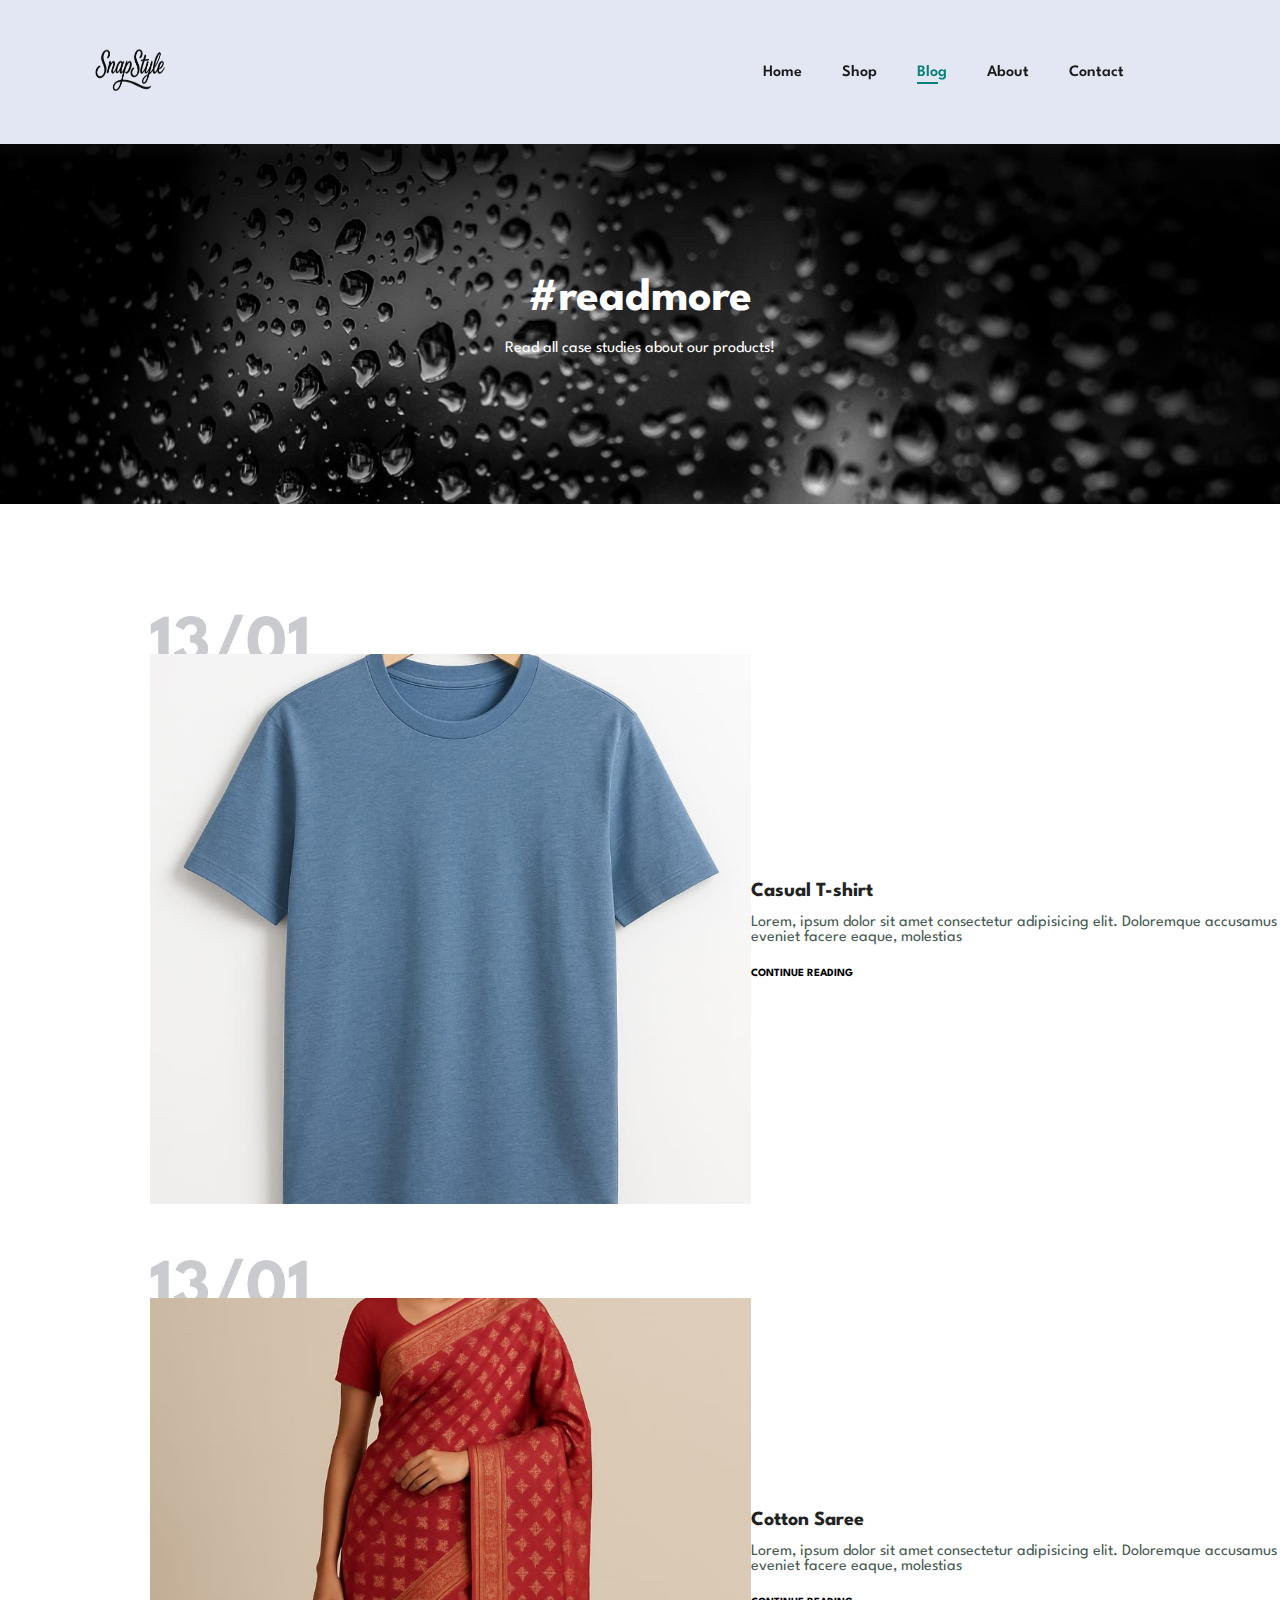
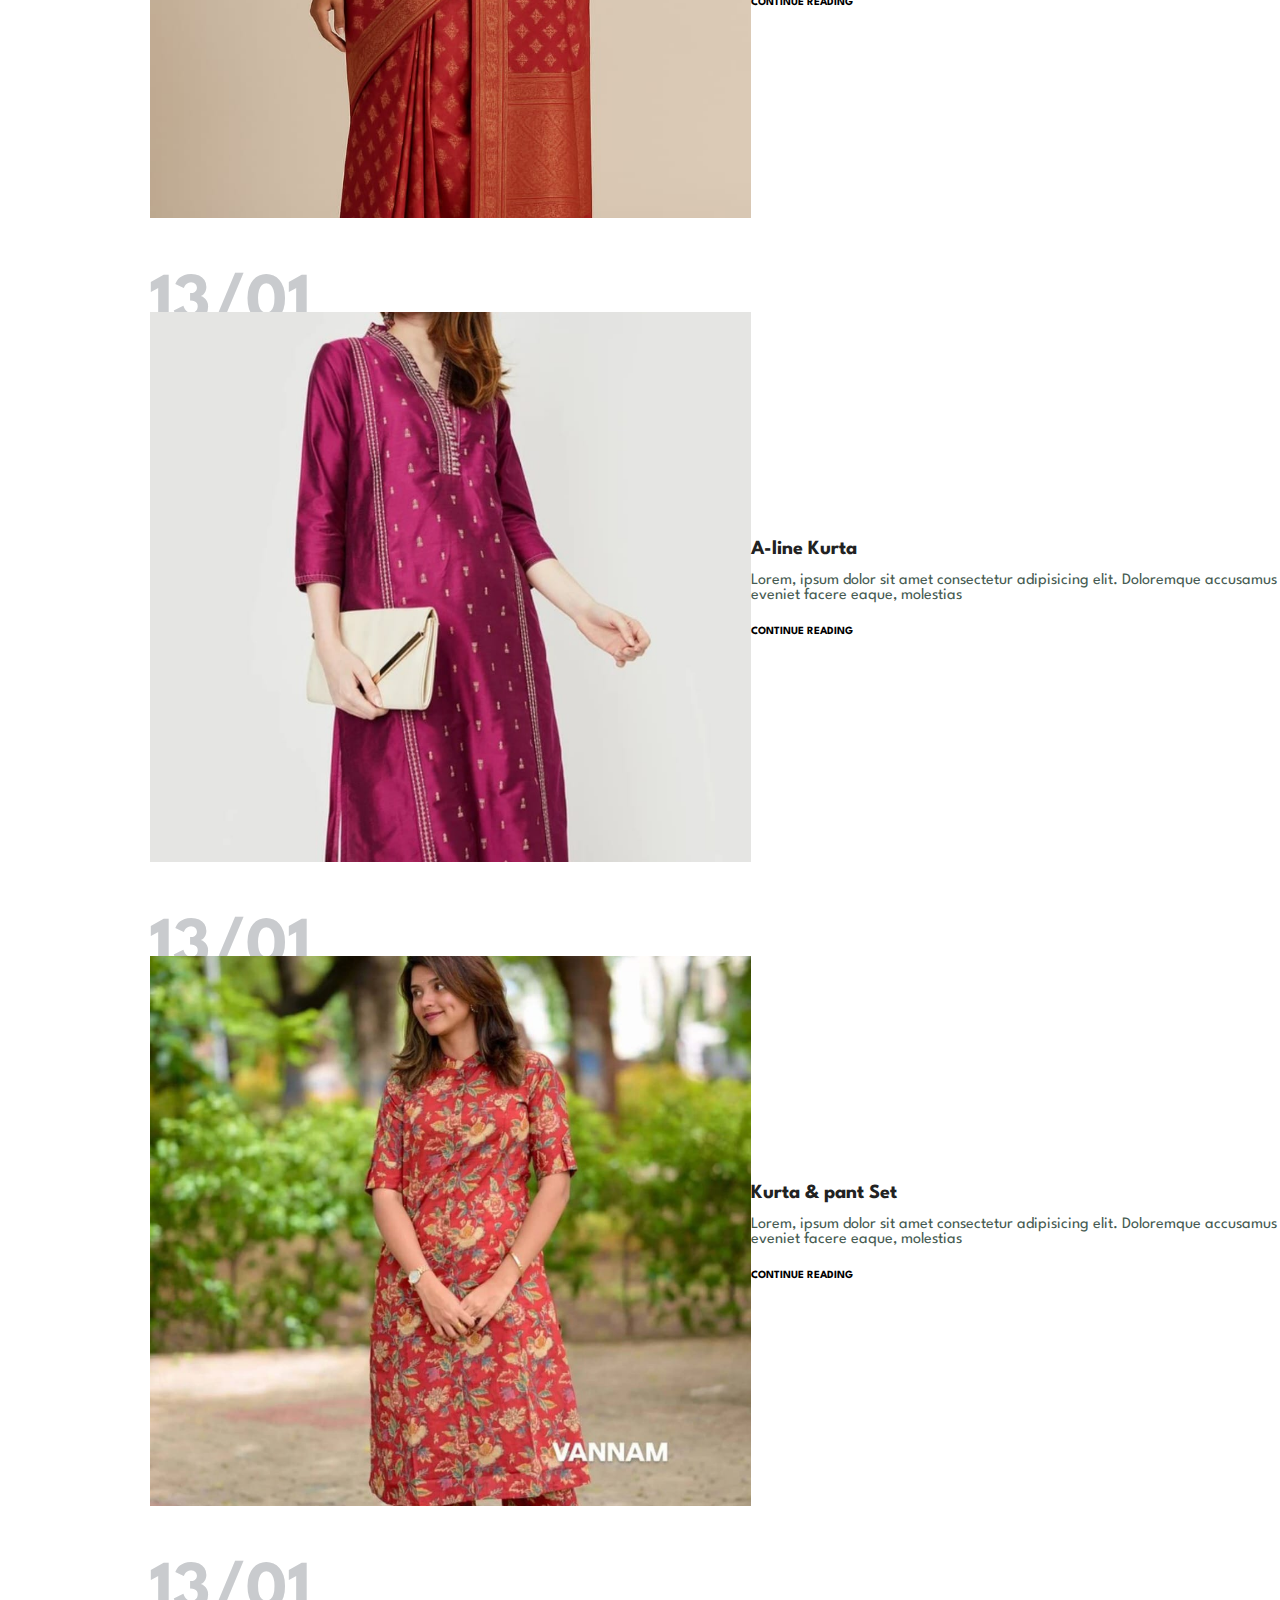
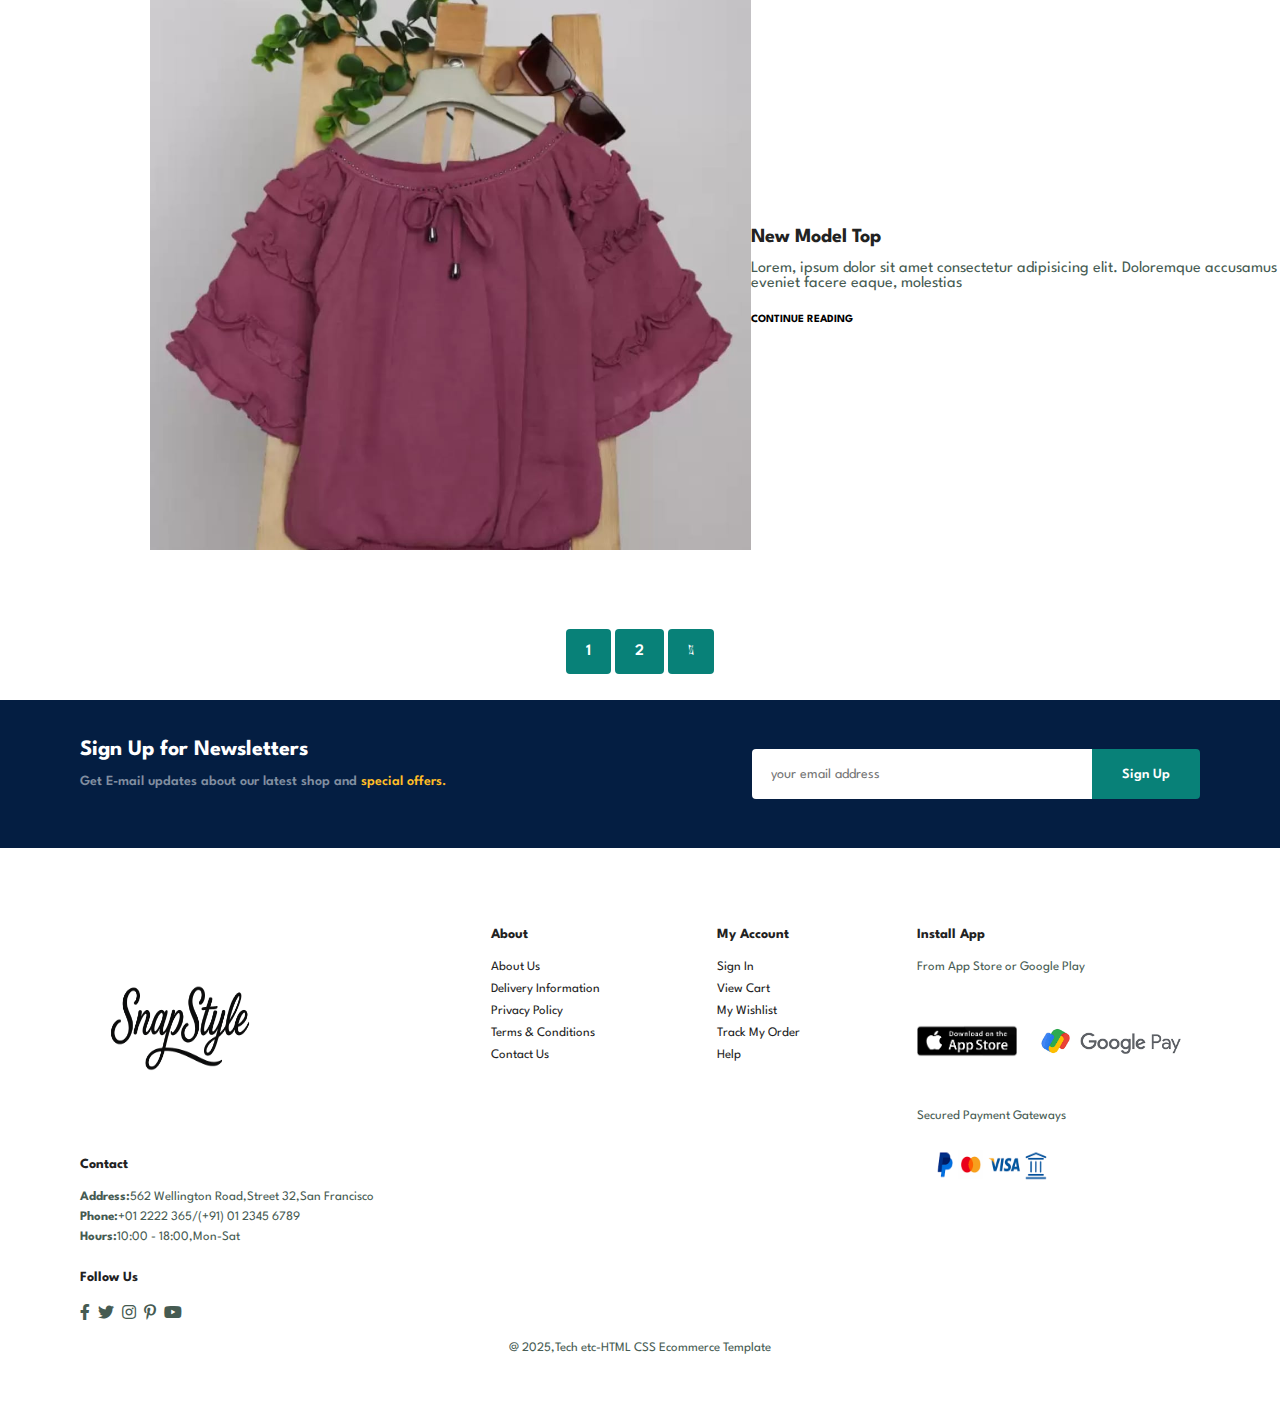
<file: blog.html>
<!DOCTYPE html>
<html lang="en">

<head>
    <meta charset="UTF-8">
    <meta name="viewport" content="width=device-width, initial-scale=1.0">
    <title>Document</title>
    <link rel="stylesheet" href="https://pro.fontawesome.com/releases/v5.10.0/css/all.css">
    <link rel="stylesheet" href="style.css">
</head>

<body>
    <section id="header">
        <a href="#"><img style="width:100px; height:100px" src="./name.png" class="logo" alt=""></a>
        <div>
            <ul id="navbar">
                <li><a href="index.html">Home</a></li>
                <li><a href="shop.html">Shop</a></li>
                <li><a class="active" href="blog.html">Blog</a></li>
                <li><a href="about.html">About</a></li>
                <li><a href="contact.html">Contact</a></li>
                <li id="lg-bag"><a href="cart.html"><i class="far fa-shopping-bag"></i> </a></li>
                <a href="#" id="close"><i class="far fa-times"></i></a>
            </ul>
        </div>

        <div id="mobile">
            <i id="bar" class="fas fa-outdent"></i>
            <a href="cart.html"><i class="far fa-shopping-mart"></i></a>
            <i id="bar" class="fas fa-outdent"></i>
        </div>
    </section>
    <section id="page-header" class="blog-header">
        <h2>#readmore</h2>

        <p>Read all case studies about our products!</p>
    </section>

    <section id="blog">
        <div class="blog-box">
            <div class="blog-img">
                <img src="./blog1.jpeg" style="height:550px;" alt="">
            </div>
            <div class="blog-details">
                <h4>Casual T-shirt</h4>
                <p>Lorem, ipsum dolor sit amet consectetur adipisicing elit. Doloremque accusamus
                    necessitatibus est recusandae tempore in labore eveniet facere eaque, molestias
                </p>
                <a href="#">CONTINUE READING</a>
            </div>
            <h1>13/01</h1>
        </div>
        <div class="blog-box">
            <div class="blog-img">
                <img src="./blog2.jpeg" style="height:520px" alt="">
            </div>
            <div class="blog-details">
                <h4>Cotton Saree</h4>
                <p>Lorem, ipsum dolor sit amet consectetur adipisicing elit. Doloremque accusamus
                    necessitatibus est recusandae tempore in labore eveniet facere eaque, molestias
                </p>
                <a href="#">CONTINUE READING</a>
            </div>
            <h1>13/01</h1>
        </div>
        <div class="blog-box">
            <div class="blog-img">
                <img src="./blog3.jpeg" style="height:550px;" alt="">
            </div>
            <div class="blog-details">
                <h4>A-line Kurta</h4>
                <p>Lorem, ipsum dolor sit amet consectetur adipisicing elit. Doloremque accusamus
                    necessitatibus est recusandae tempore in labore eveniet facere eaque, molestias
                </p>
                <a href="#">CONTINUE READING</a>
            </div>
            <h1>13/01</h1>
        </div>
        <div class="blog-box">
            <div class="blog-img">
                <img src="./blog4.jpeg" style="height:550px;" alt="">
            </div>
            <div class="blog-details">
                <h4>Kurta & pant Set </h4>
                <p>Lorem, ipsum dolor sit amet consectetur adipisicing elit. Doloremque accusamus
                    necessitatibus est recusandae tempore in labore eveniet facere eaque, molestias
                </p>
                <a href="#">CONTINUE READING</a>
            </div>
            <h1>13/01</h1>
        </div>
        <div class="blog-box">
            <div class="blog-img">
                <img src="./blog5.jpeg" style="height:550px;" alt="">
            </div>
            <div class="blog-details">
                <h4>New Model Top</h4>
                <p>Lorem, ipsum dolor sit amet consectetur adipisicing elit. Doloremque accusamus
                    necessitatibus est recusandae tempore in labore eveniet facere eaque, molestias
                </p>
                <a href="#">CONTINUE READING</a>
            </div>
            <h1>13/01</h1>
        </div>
    </section>

    <section id="pagination" class="sction-p1">
        <a href="#">1</a>
        <a href="#">2</a>
        <a href="#"><i class="fal fa-long-arrow-alt-right"></i></a>
    </section>

    <section id="newsletter" class="section-p1 section-m1">
        <div class="newstext">
            <h4>Sign Up for Newsletters</h4>
            <p>Get E-mail updates about our latest shop and <span>special offers.</span></p>
        </div>
        <div class="form">
            <input type="text" placeholder="your email address">
            <button class="normal">Sign Up</button>
        </div>
    </section>

    <footer class="section-p1">
        <div class="col">
            <img class=logo src="./name.png" style="height:200px;width:200px;" alt="">
            <h4>Contact</h4>
            <p><strong>Address:</strong>562 Wellington Road,Street 32,San Francisco</p>
            <p><strong>Phone:</strong>+01 2222 365/(+91) 01 2345 6789</p>
            <p><strong>Hours:</strong>10:00 - 18:00,Mon-Sat</p>
            <div class="follow">
                <h4>
                    Follow Us
                </h4>
                <div class="icon">
                    <i class="fab fa-facebook-f"></i>
                    <i class="fab fa-twitter"></i>
                    <i class="fab fa-instagram"></i>
                    <i class="fab fa-pinterest-p"></i>
                    <i class="fab fa-youtube"></i>
                </div>
            </div>
        </div>

        <div class="col">
            <h4>About</h4>
            <a href="#">About Us</a>
            <a href="#">Delivery Information</a>
            <a href="#">Privacy Policy</a>
            <a href="#">Terms & Conditions</a>
            <a href="#">Contact Us</a>
        </div>

        <div class="col">
            <h4>My Account</h4>
            <a href="#">Sign In</a>
            <a href="#">View Cart</a>
            <a href="#">My Wishlist </a>
            <a href="#">Track My Order</a>
            <a href="#">Help</a>
        </div>
        <div class="col install">
            <h4>Install App</h4>
            <p>From App Store or Google Play</p>
            <div class="row">
                <img src="./appstore.png" style="height:100px;" alt="">
                <img src="./googlepay.png" style="height:100px;" alt="">
            </div>
            <p>Secured Payment Gateways</p>
            <img src="./payment.png" style="height:50px;width:150px;" alt="">
        </div>
        <div class="copyright">
            <p>@ 2025,Tech etc-HTML CSS Ecommerce Template</p>
        </div>
    </footer>
    <script src="script.js"></script>
</body>

</html>
</file>
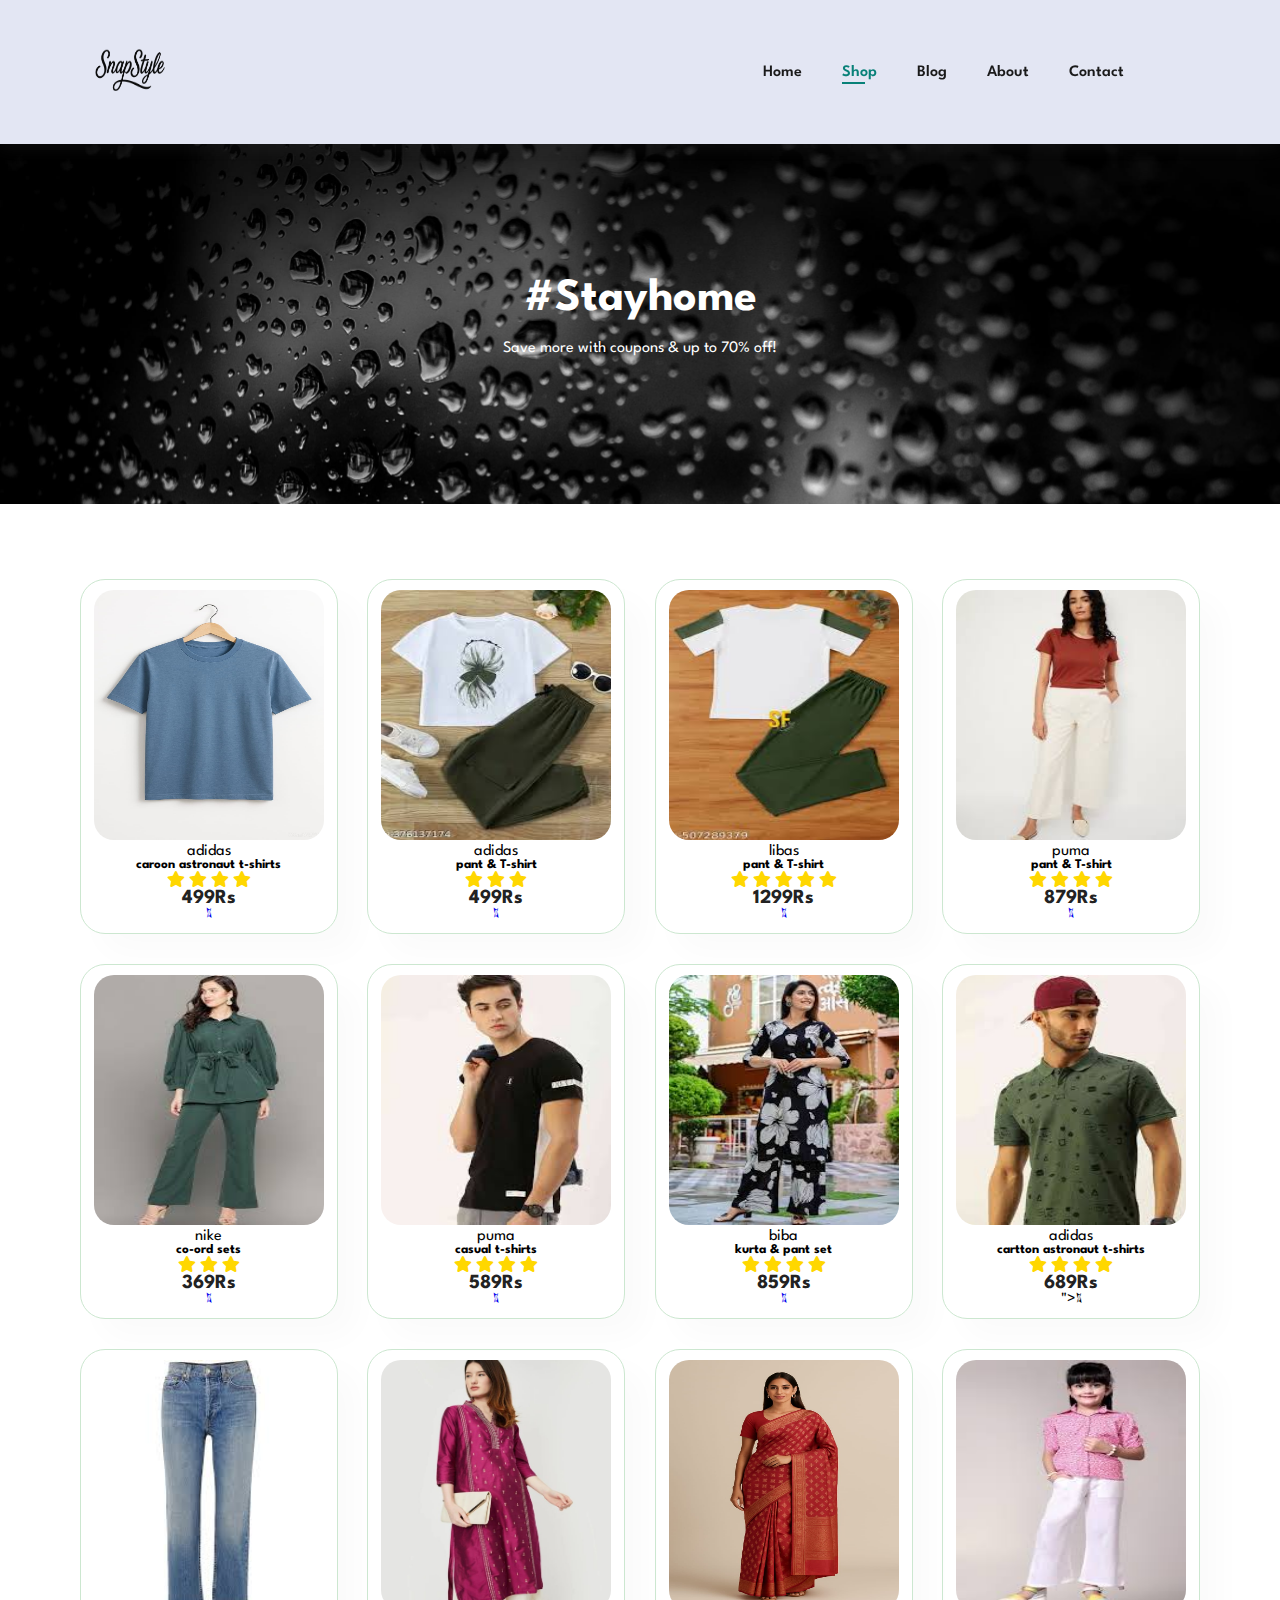
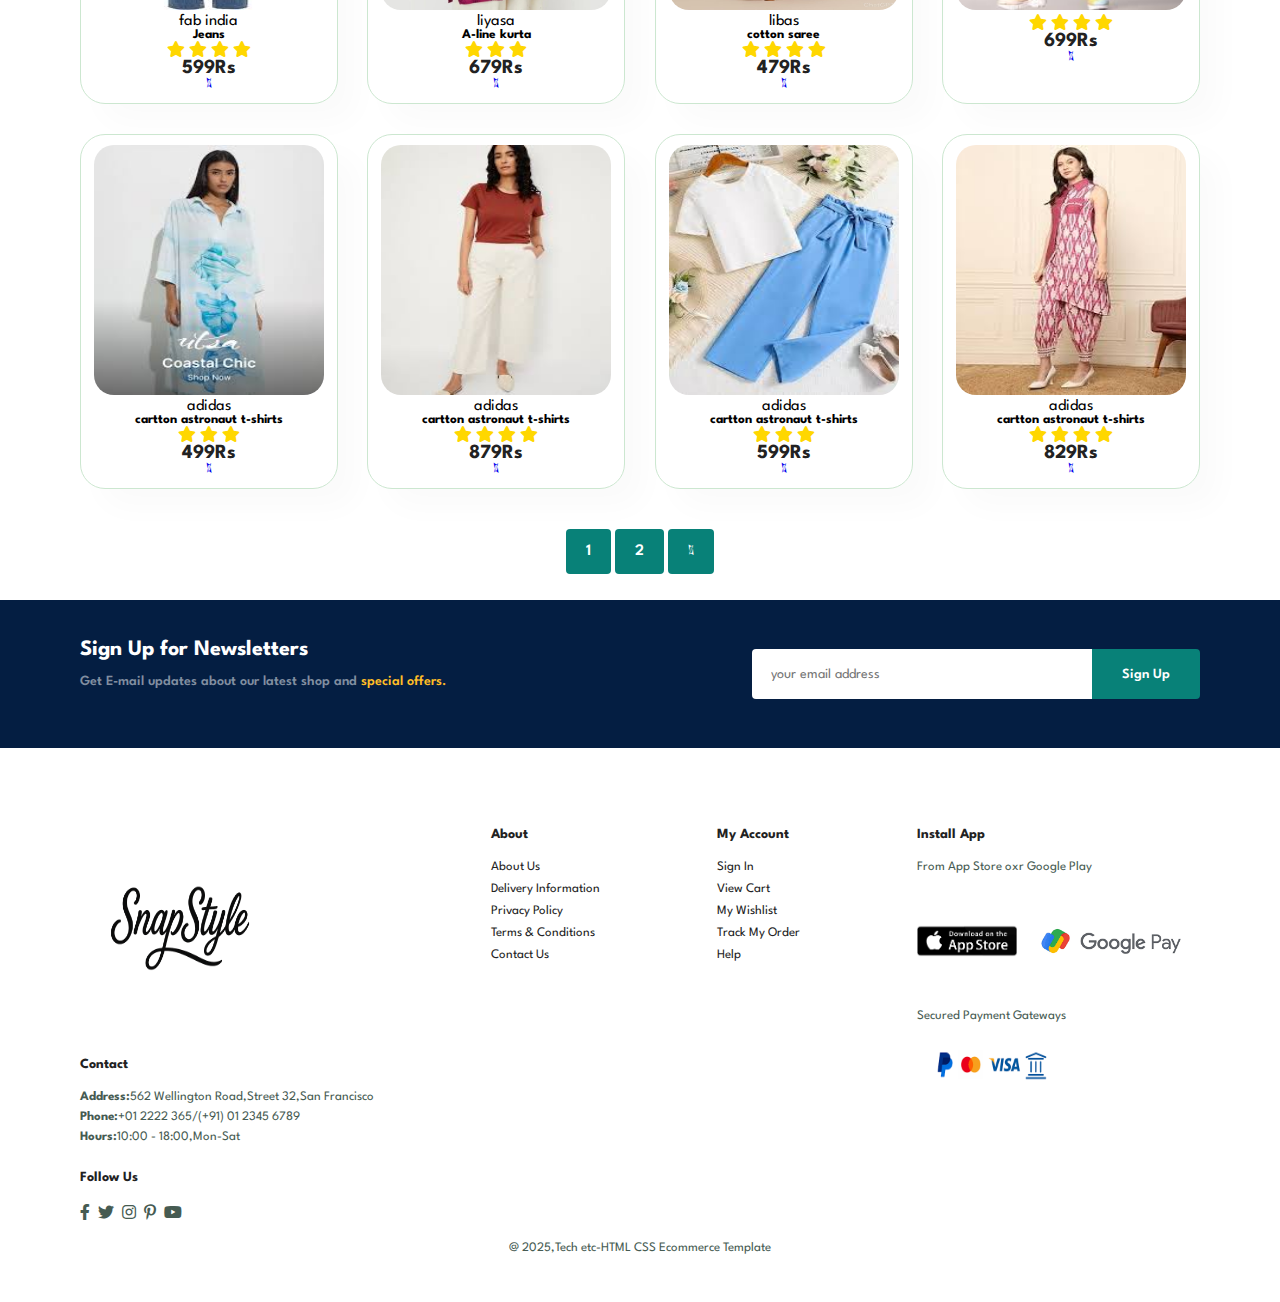
<file: shop.html>
<!DOCTYPE html>
<html lang="en">

<head>
    <meta charset="UTF-8">
    <meta name="viewport" content="width=device-width, initial-scale=1.0">
    <title>Document</title>
    <link rel="stylesheet" href="https://pro.fontawesome.com/releases/v5.10.0/css/all.css">
    <link rel="stylesheet" href="style.css">
</head>

<body>
    <section id="header">
        <a href="#"><img style="width:100px; height:100px" src="./name.png" class="logo" alt=""></a>
        <div>
            <ul id="navbar">
                <li><a href="index.html">Home</a></li>
                <li><a class="active" href="shop.html">Shop</a></li>
                <li><a href="blog.html">Blog</a></li>
                <li><a href="about.html">About</a></li>
                <li><a href="contact.html">Contact</a></li>
                <li id="lg-bag"><a href="cart.html"><i class="far fa-shopping-bag"></i> </a></li>
                <a href="#" id="close"><i class="far fa-times"></i></a>
            </ul>
        </div>

        <div id="mobile">
            <i id="bar" class="fas fa-outdent"></i>
            <a href="cart.html"><i class="far fa-shopping-mart"></i></a>
            <i id="bar" class="fas fa-outdent"></i>
        </div>
    </section>
    <section id="page-header">
        <h2>#Stayhome</h2>

        <p>Save more with coupons & up to 70% off!</p>
    </section>

    <section id="product1" class="section-p1">

        <div class="pro-container">
            <div class="pro" onclick="window.location.href='sproduct.html'">
                <img src="./blog1.jpeg" style="height:250px;width:230px;" alt="">
                <div class="des">
                    <span>adidas</span>
                    <h5>caroon astronaut t-shirts</h5>
                    <div class="star" style="color:gold;">
                        <i class="fas fa-star"></i>
                        <i class="fas fa-star"></i>
                        <i class="fas fa-star"></i>
                        <i class="fas fa-star"></i>
                    </div>
                    <h4>499Rs</h4>
                </div>
                <a href="#"><i class="fal fa-shopping-cart cart"></i></a>
            </div>
            <div class="pro">
                <img src="./product2.jpeg" style="height:250px;width:230px;" alt="">
                <div class="des">
                    <span>adidas</span>
                    <h5>pant & T-shirt</h5>
                    <div class="star" style="color:gold;">
                        <i class="fas fa-star"></i>
                        <i class="fas fa-star"></i>
                        <i class="fas fa-star"></i>

                    </div>
                    <h4>499Rs</h4>
                </div> <a href="#"><i class="fal fa-shopping-cart cart"></i></a>
            </div>
            <div class="pro">
                <img src="./product3.jpeg" style="height:250px;width:230px;" alt="">
                <div class="des">
                    <span>libas</span>
                    <h5>pant & T-shirt</h5>
                    <div class="star" style="color:gold;">
                        <i class="fas fa-star"></i>
                        <i class="fas fa-star"></i>
                        <i class="fas fa-star"></i>
                        <i class="fas fa-star"></i>
                        <i class="fas fa-star"></i>
                    </div>
                    <h4>1299Rs</h4>
                </div>
                <a href="#"><i class="fal fa-shopping-cart cart"></i></a>
            </div>
            <div class="pro">
                <img src="./product4.jpeg" style="height:250px;width:230px;" alt="">
                <div class="des">
                    <span>puma</span>
                    <h5>pant & T-shirt</h5>
                    <div class="star" style="color:gold;">
                        <i class="fas fa-star"></i>
                        <i class="fas fa-star"></i>
                        <i class="fas fa-star"></i>
                        <i class="fas fa-star"></i>

                    </div>
                    <h4>879Rs</h4>
                </div>
                <a href="#"><i class="fal fa-shopping-cart cart"></i></a>
            </div>
            <div class="pro">
                <img src="./product5.jpeg" style="height:250px;width:230px;" alt="">
                <div class="des">
                    <span>nike</span>
                    <h5>co-ord sets</h5>
                    <div class="star" style="color:gold;">
                        <i class="fas fa-star"></i>
                        <i class="fas fa-star"></i>
                        <i class="fas fa-star"></i>

                    </div>
                    <h4>369Rs</h4>
                </div>
                <a href="#"><i class="fal fa-shopping-cart cart"></i></a>
            </div>
            <div class="pro">
                <img src="./product6.jpeg" style="height:250px;width:230px;" alt="">
                <div class="des">
                    <span>puma</span>
                    <h5>casual t-shirts</h5>
                    <div class="star" style="color:gold;">
                        <i class="fas fa-star"></i>
                        <i class="fas fa-star"></i>
                        <i class="fas fa-star"></i>
                        <i class="fas fa-star"></i>

                    </div>
                    <h4>589Rs</h4>
                </div>
                <a href="#"><i class="fal fa-shopping-cart cart"></i></a>
            </div>
            <div class="pro">
                <img src="./product7.jpeg" style="height:250px;width:230px;" alt="">
                <div class="des">
                    <span>biba</span>
                    <h5>kurta & pant set</h5>
                    <div class="star" style="color:gold;">
                        <i class="fas fa-star"></i>
                        <i class="fas fa-star"></i>
                        <i class="fas fa-star"></i>
                        <i class="fas fa-star"></i>

                    </div>
                    <h4>859Rs</h4>
                </div>
                <a href="#"><i class="fal fa-shopping-cart cart"></i></a>
            </div>
            <div class="pro">
                <img src="./product8.jpeg" style="height:250px;width:230px;" alt="">
                <div class="des">
                    <span>adidas</span>
                    <h5>cartton astronaut t-shirts</h5>
                    <div class="star" style="color:gold;">
                        <i class="fas fa-star"></i>
                        <i class="fas fa-star"></i>
                        <i class="fas fa-star"></i>
                        <i class="fas fa-star"></i>

                    </div>
                    <h4>689Rs</h4>
                </div>"><i class="fal fa-shopping-cart cart"></i></a>
            </div>


            <div class="pro">

                <img src="./product1.jpeg" style="height:250px;width:230px;" alt="">
                <div class="des">
                    <span>fab india</span>
                    <h5>Jeans</h5>
                    <div class="star" style="color:gold;">
                        <i class="fas fa-star"></i>
                        <i class="fas fa-star"></i>
                        <i class="fas fa-star"></i>
                        <i class="fas fa-star"></i>

                    </div>
                    <h4>599Rs</h4>
                </div>
                <a href="#"><i class="fal fa-shopping-cart cart"></i></a>
            </div>
            <div class="pro">
                <img src="./blog3.jpeg" style="height:250px;width:230px;" alt="">
                <div class="des">
                    <span>liyasa</span>
                    <h5>A-line kurta</h5>
                    <div class="star" style="color:gold;">
                        <i class="fas fa-star"></i>
                        <i class="fas fa-star"></i>
                        <i class="fas fa-star"></i>

                    </div>
                    <h4>679Rs</h4>
                </div>
                <a href="#"><i class="fal fa-shopping-cart cart"></i></a>
            </div>
            <div class="pro">
                <img src="./blog2.jpeg" style="height:250px;width:230px;" alt="">
                <div class="des">
                    <span>libas</span>
                    <h5>cotton saree</h5>
                    <div class="star" style="color:gold;">
                        <i class="fas fa-star"></i>
                        <i class="fas fa-star"></i>
                        <i class="fas fa-star"></i>
                        <i class="fas fa-star"></i>

                    </div>
                    <h4>479Rs</h4>
                </div>
                <a href="#"><i class="fal fa-shopping-cart cart"></i></a>
            </div>
            <div class="pro">
                <img src="./featuredproduct4.jpeg" style="height:250px;width:230px;" alt="">
                <div class="des">

                    <div class="star" style="color:gold;">
                        <i class="fas fa-star"></i>
                        <i class="fas fa-star"></i>
                        <i class="fas fa-star"></i>
                        <i class="fas fa-star"></i>

                    </div>
                    <h4>699Rs</h4>
                </div>
                <a href="#"><i class="fal fa-shopping-cart cart"></i></a>
            </div>
            <div class="pro">
                <img src="./feturedproduct5.jpeg" style="height:250px;width:230px;" alt="">
                <div class="des">
                    <span>adidas</span>
                    <h5>cartton astronaut t-shirts</h5>
                    <div class="star" style="color:gold;">
                        <i class="fas fa-star"></i>
                        <i class="fas fa-star"></i>
                        <i class="fas fa-star"></i>

                    </div>
                    <h4>499Rs</h4>
                </div>
                <a href="#"><i class="fal fa-shopping-cart cart"></i></a>
            </div>
            <div class="pro">
                <img src="./product4.jpeg" style="height:250px;width:230px;" alt="">
                <div class="des">
                    <span>adidas</span>
                    <h5>cartton astronaut t-shirts</h5>
                    <div class="star" style="color:gold;">
                        <i class="fas fa-star"></i>
                        <i class="fas fa-star"></i>
                        <i class="fas fa-star"></i>
                        <i class="fas fa-star"></i>

                    </div>
                    <h4>879Rs</h4>
                </div>
                <a href="#"><i class="fal fa-shopping-cart cart"></i></a>
            </div>
            <div class="pro">
                <img src="./featuredproduct7.jpeg" style="height:250px;width:230px;" alt="">
                <div class="des">
                    <span>adidas</span>
                    <h5>cartton astronaut t-shirts</h5>
                    <div class="star" style="color:gold;">
                        <i class="fas fa-star"></i>
                        <i class="fas fa-star"></i>
                        <i class="fas fa-star"></i>

                    </div>
                    <h4>599Rs</h4>
                </div>
                <a href="#"><i class="fal fa-shopping-cart cart"></i></a>
            </div>
            <div class="pro">
                <img src="./featuredproduct8.jpeg" style="height:250px;width:230px;" alt="">
                <div class="des">
                    <span>adidas</span>
                    <h5>cartton astronaut t-shirts</h5>
                    <div class="star" style="color:gold;">
                        <i class="fas fa-star"></i>
                        <i class="fas fa-star"></i>
                        <i class="fas fa-star"></i>
                        <i class="fas fa-star"></i>

                    </div>
                    <h4>829Rs</h4>
                </div>
                <a href="#"><i class="fal fa-shopping-cart cart"></i></a>
            </div>

        </div>


    </section>

    <section id="pagination" class="sction-p1">
        <a href="#">1</a>
        <a href="#">2</a>
        <a href="#"><i class="fal fa-long-arrow-alt-right"></i></a>
    </section>

    <section id="newsletter" class="section-p1 section-m1">
        <div class="newstext">
            <h4>Sign Up for Newsletters</h4>
            <p>Get E-mail updates about our latest shop and <span>special offers.</span></p>
        </div>
        <div class="form">
            <input type="text" placeholder="your email address">
            <button class="normal">Sign Up</button>
        </div>
    </section>

    <footer class="section-p1">
        <div class="col">
            <img class=logo src="./name.png" style="height:200px;width:200px" alt="">
            <h4>Contact</h4>
            <p><strong>Address:</strong>562 Wellington Road,Street 32,San Francisco</p>
            <p><strong>Phone:</strong>+01 2222 365/(+91) 01 2345 6789</p>
            <p><strong>Hours:</strong>10:00 - 18:00,Mon-Sat</p>
            <div class="follow">
                <h4>
                    Follow Us
                </h4>
                <div class="icon">
                    <i class="fab fa-facebook-f"></i>
                    <i class="fab fa-twitter"></i>
                    <i class="fab fa-instagram"></i>
                    <i class="fab fa-pinterest-p"></i>
                    <i class="fab fa-youtube"></i>
                </div>
            </div>
        </div>

        <div class="col">
            <h4>About</h4>
            <a href="#">About Us</a>
            <a href="#">Delivery Information</a>
            <a href="#">Privacy Policy</a>
            <a href="#">Terms & Conditions</a>
            <a href="#">Contact Us</a>
        </div>

        <div class="col">
            <h4>My Account</h4>
            <a href="#">Sign In</a>
            <a href="#">View Cart</a>
            <a href="#">My Wishlist </a>
            <a href="#">Track My Order</a>
            <a href="#">Help</a>
        </div>
        <div class="col install">
            <h4>Install App</h4>
            <p>From App Store oxr Google Play</p>
            <div class="row">
                <img src="./appstore.png" style="height:100px;" alt="">
                <img src="./googlepay.png" style="height:100px;" alt="">
            </div>
            <p>Secured Payment Gateways</p>
            <img src="./payment.png" style="height:50px;width:150px;" alt="">
        </div>
        <div class="copyright">
            <p>@ 2025,Tech etc-HTML CSS Ecommerce Template</p>
        </div>
    </footer>
    <script src="script.js"></script>
</body>

</html>
</file>
<file: style.css>
@import url('https://fonts.googleapis.com/css2?family=Spartan:wght@100;200;300;400;500;600;700;800;900&display=swap');

* {
  margin: 0;
  padding: 0;
  box-sizing: border-box;
  font-family: 'Spartan', sans-serif;
}

h1 {
  font-size: 50px;
  line-height: 64px;
  color: #222;
}

h2 {
  font-size: 46px;
  line-height: 54px;
  color: #fff;
}

h4 {
  font-size: 20px;
  color: #222;
}

h6 {
  font-weight: 700;
  font-size: 12px;
}

p {
  font-size: 16px;
  color: #465b52;
  margin: 15px 0 20px 0;
}

.section-p1 {
  padding: 40px 80px;
}

.section-m1 {
  margin: 40px 0;
}

button.normal {
  font-size: 14px;
  font-weight: 600;
  padding: 15px 30px;
  color: #000;
  background-color: #fff;
  border-radius: 4px;
  cursor: pointer;
  border: none;
  outline: none;
  transition: 0.2s;
}

button.white {
  font-size: 13px;
  font-weight: 600;
  padding: 11px 18px;
  color: #fff;
  background-color: transparent;
  cursor: pointer;
  border: 1px solid #fff;
  outline: none;
  transition: 0.2s;
}


body {
  width: 100%;
}

#header {
  display: flex;
  align-items: center;
  justify-content: space-between;
  padding: 20px 80px;
  background: #E3E6F3;
  box-shadow: 0 5px 15px rgba(194, 192, 192, 0.06);
  z-index: 999;
  position: sticky;
  top: 0;
  left: 0;

}

#navbar {
  display: flex;
  align-items: center;
  justify-content: center;

}

#navbar li {
  list-style-type: none;
  padding: 0 20px;
  position: relative;
}

#navbar li a {
  text-decoration: none;
  font-size: 16px;
  font-weight: 600;
  color: #1a1a1a;
  transition: 0.3s ease;

}

#navbar li a:hover,
#navbar li a.active {
  color: #088178;
  /* text-decoration:underline; */

}

#navbar li a.active::after,
#navbar li a:hover::after {
  content: "";
  width: 30%;
  height: 2px;
  background: #088178;
  position: absolute;
  bottom: -4px;
  left: 20px;

}

#mobile {
  display: none;
  align-items: center;
}

#close {
  display: none;
}

#hero {
  background:  linear-gradient(to right, rgba(0, 0, 0, 0.1), rgba(0, 0, 0, 0.3)),
    /* semi-transparent gradient */
    url(./indexpage.png);
  height: 110vh;
  width: 100%;
  background-size: cover;
  background-position: top 25% right 0;
  padding: 0 80px;
  display: flex;
  flex-direction: column;
  align-items: flex-start;
  justify-content: center;
}

#hero h4 {
  padding-bottom: 15px;

}

#hero h1 {
  color: #088178;
}

#hero button {
  /* background-image: url(./name.png); */
  background-color: transparent;
  color: #088178;
  border: 0;
  padding: 14px 80px 14px 65px;
  background-repeat: no-repeat;
  cursor: pointer;
  font-weight: 700;
  font-size: 15px;

}

#feature {
  display: flex;
  align-items: center;
  justify-content: space-between;
  flex-wrap: wrap;

}

#feature .fe-box {
  width: 100px;
  text-align: center;
  padding: 25px 15px;
  box-shadow: 20px 20px 34px rgba(0, 0, 0, 0.03);
  border: 1px solid #cce7d0;
  border-radius: 4px;
  margin: 15px 0;
}

#feature .fe-box:hover {
  box-shadow: 10px 20px 54px rgba(70, 62, 221, 0.1);
}

#feature .fe-box img {
  width: 100%;
  margin-bottom: 10px;
}

#feature .fe-box h6 {
  display: inline-block;
  padding: 9px 8px 6px 8px;
  line-height: 1;
  border-radius: 4px;
  color: #088178;
  background-color: #fddde4;
}

#feature .fe-box:nth-child(2) h6 {
  background-color: #cdebbc;
}


#feature .fe-box:nth-child(3) h6 {
  background-color: #d1e8f2;
}


#feature .fe-box:nth-child(4) h6 {
  background-color: #cdd4f8;
}


#feature .fe-box:nth-child(5) h6 {
  background-color: #f6dbf6;
}


#feature .fe-box:nth-child(6) h6 {
  background-color: #fff2e5;
}

#product1 {
  text-align: center;
}

#product1 .pro-container {
  display: flex;
  justify-content: space-between;
  padding-top: 20px;
  flex-wrap: wrap;


}

#product1 .pro {
  width: 23%;
  min-width: 250px;
  padding: 10px 12px;
  border: 1px solid #cce7d0;
  border-radius: 25px;
  cursor: pointer;
  box-shadow: 20px 20px 30px rgba(0, 0, 0, 0.02);
  margin: 15px 0;
  transition: 0.2s ease;
  position: relative;


}

#product1 .pro:hover {
  box-shadow: 20px 20px 30px rgba(0, 0, 0, 0.06);
}

#product1 .pro img {
  width: 100px;
  border-radius: 20px;
}

#product1 .pro.des {
  text-align: start;
  padding: 10px 0;
}

#product1 .pro.des span {
  color: #606063;
  font-size: 12px;
}

#product1 .pro.des h5 {
  padding-top: 7x;
  color: #1a1a1a;
  font-size: 14px;
}


#product1 .pro.des i {
  font-size: 12px;
  color: rgb(243, 181, 25);
}

#product1 .pro.des h4 {
  padding-top: 7px;
  font-size: 15px;
  font-weight: 700;
  color: #088178;
}

#product1 .pro.cart {
  width: 40px;
  height: 40px;
  line-height: 40px;
  border-radius: 50px;
  background-color: #e8f6ea;
  font-weight: 500;
  color: #088178;
  border: 1px solid #cce7d0;
  position: absolute;
  bottom: 20px;
  right: 10px;
}


#banner {
  display: flex;
  flex-direction: column;
  justify-content: center;
  align-items: center;
  text-align: center;
  background-image: url(./banner6.jpeg); 
  background-color: darkslategray;
  width: 100%;
  height: 40vh;
  background-size: cover;
  background-position: center;
}

#banner h4 {
  color: #fff;
  font-size: 16px;

}

#banner h2 {
  color: #fff;
  font-size: 30px;
  padding: 10px 0;

}

#banner h2 span {
  color: #ef3636;
}

#banner button:hover {
  background: #088178;
  color: #fff;

}

#sm-banner {
  display: flex;
  justify-content: space-between;
  flex-wrap: wrap;

}

#sm-banner .banner-box {
  display: flex;
  flex-direction: column;
  justify-content: center;
  align-items: flex-start;
  text-align: center;
  background-image: url("./banner1.jpeg");
  min-width: 580px;
  height: 50vh;
  background-size: cover;
  background-position: center;
  padding: 30px;

}

#sm-banner .banner-box2 {
  background-image: url("./banner2.jpeg");
}

#sm-banner h4 {
  color: #fff;
  font-size: 20px;
  font-weight: 300;

}

#sm-banner h2 {
  color: #fff;
  font-size: 28px;
  font-weight: 800;
}

#sm-banner span {
  color: #fff;
  font-size: 14px;
  font-weight: 500;
  padding-bottom: 15px;
}

#sm-banner .bannerbox:hover button {
  background: #088178;
  border: 1px solid #088178;
}

#banner3 {
  display: flex;
  justify-content: space-between;
  flex-wrap: wrap;
  padding: 0 80px;
}

#banner3 .banner-box {

  display: flex;
  flex-direction: column;
  justify-content: center;
  align-items: flex-start;
  text-align: center;
  background-image: url("./banner3.jpeg");
  min-width: 30%;
  height: 30vh;
  background-size: cover;
  background-position: center;
  padding: 20px;
  margin-bottom: 20px;
}

#banner3 .banner-box2 {
  background-image: url(./banner4.jpeg);
}

#banner3 .banner-box3 {
  background-image: url(./banner5.jpeg);
}

#banner3 h2 {
  color: #fff;
  font-weight: 900;
  font-size: 22px;
}

#banner3 h3 {
  color: #ec544e;
  font-weight: 800;
  font-size: 15px;
}

#newsletter {
  display: flex;
  justify-content: space-between;
  flex-wrap: wrap;
  align-items: center;
  /* background-image: url(./shopping1.jpg); */
  background-repeat: no-repeat;
  background-position: 20% 30%;
  background-color: #041e42;

}

#newsletter h4 {
  font-size: 22px;
  font-weight: 700;
  color: #fff;
}

#newsletter p {
  font-size: 14px;
  font-weight: 600;
  color: #818ea0;
}

#newsletter p span {
  color: #ffbd27;

}

#newsletter .form {
  display: flex;
  width: 40%;

}

#newsletter input {
  height: 3.125rem;
  padding: 0 1.25em;
  font-size: 14px;
  width: 100%;
  border: 1px solid transparent;
  border-radius: 4px;
  outline: none;
  border-top-right-radius: 0;
  border-bottom-right-radius: 0;

}


#newsletter button {
  background-color: #088178;
  color: #fff;
  white-space: nowrap;
  border-top-left-radius: 0;
  border-bottom-left-radius: 0;
}


footer {
  display: flex;
  flex-wrap: wrap;
  justify-content: space-between;
}


footer .col {
  display: flex;
  flex-direction: column;
  align-items: flex-start;
  margin-bottom: 20px;

}

footer .logo {
  margin-bottom: 30px;
}

footer h4 {
  font-size: 14px;
  padding-bottom: 20px;
}

footer p {
  font-size: 13px;
  margin: 0 0 8px 0;
}

footer a {
  font-size: 13px;
  text-decoration: none;
  color: #222;
  margin-bottom: 10px;
}

footer .follow {
  margin-top: 20px;
}

footer .follow i {
  color: #465b52;
  padding-right: 4px;
  cursor: pointer;
}
/* 
footer .install .row img {
  border: 1px solid #088178;
  border-radius: 6px;

} */

footer .install img {
  margin: 10px 0 15px 0;
}

footer .follow i:hover,
footer a:hover {
  color: #088178;
}

footer .copyright {
  width: 100%;
  text-align: center;
}


#page-header{
    background-image: url(./background.jpg);
    width:100%;
    height:40vh;
    background-size: cover;
    display:flex;
    justify-content:center;
    text-align:center;
    flex-direction:column;
    padding:14px;
}

#page-header h2,#page-header p{
    color:#fff;
}

#pagination{
    text-align:center;
}

#pagination a{
    text-decoration: none;
    background-color:#088178;
    padding:15px 20px;
    border-radius:4px;
    color:#fff;
    font-weight:600;
}

#pagination a i{
    font-size:16px;
    font-weight:600;
}

#prodetails{
    display: flex;
    margin-top:20px;
}

#prodetails.single-pro-image{
    width:40%;
    margin-right:50px;
}

.small-img-group{
    display:flex;
    justify-content:space-between;
}

.small-img-col{
    flex-basis: 24%;
    cursor:pointer;
}

#prodetails .single-pro-details{
    width:50%;
    padding-top:30px;

}

#prodetails .single-pro-details h4{
    padding:80px 0 20px 0;
}

#prodetails .single-pro-details h2{
    font-size:26px;
}

#prodetails .single-pro-details select{
    display:block;
    padding:5px 10px;
    margin-bottom:10px;
}

#prodetails .single-pro-details input{
    width:50px;
    height:47px;
    padding-left:10px;
    font-size:16px;
    margin-right:10px;
}

#prodetails .single-pro-details input:focus{
  outline:none;
}

#prodetails .single-pro-details button{
    background:#088178;
    color:#fff;
}


#prodetails .single-pro-details span{
  line-height:25px;
}




/*Blog page*/
#page-header .blog-header{
    background-image: url(./background.jpg);
}

#blog{
  padding:150px 150px 0 150px;
}

#blog .blog-box{
  display:flex;
  align-items:center;
  width:100%;
}

#blog .blog-box{
  display:flex;
  width:150%;
  margin-right:40px;
  position:relative;
  padding-bottom:90px;

}

#blog img{
  width:100%;
  height:300px;
  object-fit:cover;
}

#blog .blog-img{
  width:50%;
}

#blog .blog-details a{
  text-decoration:none;
  font-size:11px;
  color:#000;
  font-weight:700;transition:0.3s ease;
  

}

#blog .blog-details a::after{
  content:"";
  width:50px;
  height:1px;
  background-color:#000;
  position:absolute;
  top:4px;
  right:-60px;
}

#blog .blog-details a:hover{
  color:#008178;
}

#blog .blog-details a:hover::after{
  background-color:#088178;
}

#blog .blog-box h1{
  position:absolute;
  top:-40px;
  left:0;
  font-size:70px;
  font-weight:700;
  color:#c9cbce;
  z-index:-9;
}

/*About page*/

#page-header.about-header{
  background-image: url(./background.jpg);

}

#about-head{
  display:flex;
  align-items:center;
}

#about-head img{
  width:50%;
  height:auto;
}

#about-head div{
  padding-left:40px;

}

#about-app{
  text-align:center; 
}

#about-app .video{
  width:70%;
  height:100%;
  margin:30px auto 0 auto;
}
#about-app .video video{
  width:100%;
  height:100%;
  border-radius:20px;
}

/*Contact-page*/

#contact-details{
  display:flex;
  align-items:center;
  justify-content:center;
}

#contact-details .details{
  width:40%;
}

#contact-details .details span,
#form-details form span{
  font-size:12px;
}

#contact-details .details h2,
#form-details form h2{
  font-size:26px;
  line-height:35px;
  padding:20px 0;
}

#contact-details .details h3{
  font-size:16px;
  padding-bottom:15px;
}

#contact-details .details li{
  list-style:none;
  display:flex;
  padding:10px 0;
}

#contact-details .details li i{
  font-size:14px;
  padding-right:22px;
}

#contact-details .details li p{
  margin:0;
  font-size:14px;
}

#contact-details .map{
  width:55%;
  height:400px;
}

#contact-details .map iframe{
  width:100%;
  height:100%;
}

#form-details{
  display:flex;
  justify-content:space-between;
  margin:30px;
  padding:80px;
  border:1px solid #e1e1e1;
}

#form-details  form{
  width:65%;
  display:flex;
  flex-direction:column;
  align-items:flex-start;
}

#form-details form input,
#form-details form textarea{
  width:100%;
  padding:12px 15px;
  outline:none;
  margin-bottom:20px;
  border:1px solid #e1e1e1;
}

#form-details form button{
  background-color:#088178;
  color:#fff;
}

#form-details .people div{
  padding-bottom:25px;
  display:flex;
}

#form-details .people div img{
  width:65px;
  height:65px;
  object-fit:cover;
  margin-right:15px;
}

#form-details .people div p{
  margin:0;
  font-size:13px;
  line-height:25px;
}

#form-details .people div p span{
  display:block;
  font-size:16px;
  font-weight:600;
  color:#000;
}

/*cart page*/
#cart{
  overflow-x:auto;
}
#cart table{
  width:100%;
  border-collapse:collapse;
  table-layout:fixed;
  white-space:nowrap;
}

#cart table img{
  width:70px;
}

#cart table td:nth-child(1){
  width:100px;
  text-align:center;
}

#cart table td:nth-child(2){
  width:150px;
  text-align:center;
}

#cart table td:nth-child(3){
  width:250px;
  text-align:center;
}

#cart table td:nth-child(4),
#cart table td:nth-child(5),
#cart table td:nth-child(6){
  width:150px;
  text-align:center;
}

#cart table td:nth-child(5) input{
  width:70px;
  padding:10px 5px 10px 15px;
}

#cart table thead{
  border:1px solid #e2e9e1;
  border-left:none;
  border-right:none;
}

#cart table thead td{
  font-weight:700;
  text-transform:uppercase;
  font-size:13px;
  padding:10px 0;
}

#cart table tbody tr td{
  padding-top:15px;
}

#cart table tbody td{
  font-size:13px; 
}

#cart-add{
  display:flex;
  flex-wrap:wrap;
  justify-content:space-between;
}

 #coupon{
  width:50%;
  margin-bottom:30px;
}
#coupon h3,#subtotal h3{
  padding-bottom:15px;
}

#coupon input{
  padding:10px 20px;
  outline:none;
  width:60%;
  margin-right:10px;
  border:1px solid #e2e9e1;
}

#coupon button,#subtotal button{
  background-color:#088178;
  color:#fff;
  padding:12px 20px;
}

#subtotal{
  width:50%;
  margin-bottom:30px;
  border:1px solid #e2e9e1;
  padding:30px;
}

#subtotal table{
  border-collapse:collapse;
  width:100%;
  margin-bottom:20px;
}

#subtotal table td {
  width:50%;
  border:1px solid #e2e9e1;
  padding:10px;
  font-size:13px;
}



@media(max-width:799px) {
  .section-p1 {
    padding: 40px 40px;
  }

  #navbar {
    display: flex;
    flex-direction: column;
    align-items: flex-start;
    justify-content: flex-start;
    position: fixed;
    top: 0;
    right: -300px;
    height: 100vh;
    width: 300px;
    background-color: #E3E6F3;
    box-shadow: 0 40px 60px rgba(0, 0, 0, 0.1);
    padding: 80px 0 0 10px;
    transition: 0.3s;
  }

  #navbar.active {
    right: 0px;
  }

  #navbar li {
    margin-bottom: 25px;

  }

  #mobile {
    display: none;
    align-items: center;
  }

  #mobile i {
    color: #1a1a1a;
    font-size: 24px;
    padding-left: 20px;

  }

  #close {
    display: initial;
    position: absolute;
    top: 30px;
    left: 30px;
    color: #222;
    font-size: 24px;
  }

  #lg-bag {
    display: none;
  }

  #hero {
    height: 70vh;
    padding: 0 80px;
    background-position: top 30% right 30%;
  }

  #feature {
    justify-content: center;
  }

  #feature .fe-box {
    margin: 15px 15px;
  }

  #product1.pro-container {
    justify-content: center;
  }

  #product1.pro {
    margin: 15px;
  }

  #banner {
    height: 20vh;
  }

  #sm-banner.banner-box {
    min-width: 100%;
    height: 30vh;
  }

  #banner3 {
    padding: 0 40px;
  }

  #banner3.banner-box {
    width: 28%;
  }

  #newsletter.form {
    width: 70%;
  }
}

/*contact-page*/

#form-details{
  padding:40px;
}
form-details form{
  width:50%;
 
}

@media(max-width:477px) {
  .section-p1 {
    padding: 20px;
  }

  #header {
    padding: 10px 30px;
  }

  h1 {
    font-size: 38px;
  }

  h2 {
    font-size: 32px;
  }

  #hero {
    padding: 0 20px;
    background-position: 55%;
  }

  #feature {
    justify-content: space-between;
  }

  #feature.fe-box {
    width: 155px;
    margin: 0 0 15px 0;
  }

  #product.pro {
    width: 100%;
  }

  #banner {
    height: 40vh;
  }

  #sm-banner.banner-box {
    height: 40vh;
  }

  #sm-banner.banner-box2 {
    margin-top: 20px;
  }

  #banner3 {
    padding: 0 20px;
  }

  #banner3.banner-box {
    width: 100%;
  }

  #newsletter {
    padding: 40px 20px;
  }

  #newsletter.form {
    width: 100%;
  }

  footer.copyright {
    text-align: start;
  }

  #prodetails {
    display: flex;
    flex-direction: column;
  }

  #prodetails .single-pro-image {
    width: 100%;
    margin-right: 0px;
  }

  #prodetails .single-pro-details {
    width: 100%;
  }

  /*blog-page*/

  #blog{
    padding:100px 20px 0 20px;
  }
  #blog .blog-box{
    display:flex;
    flex-direction:column;
    align-items:flex-start;
  }
  #blog .blog-img{
    width:100%;
    margin-right:0px;
    margin-bottom:30px;
  }
  #blog .blog-details{
    width:100%
  }

  /*about page*/
#about-head{
 flex-direction: column;
}

#about-head img{
  width:100%;
  margin-bottom:20px;
}

#about-head div{
  padding-left:0px;
}

#about-app .video{
  width:100%;
}
/*contact-page*/

#contact-details{
flex-direction:column;
}

#contact-details .details{
  width:100%;
  margin-bottom:30px;
}
#contact-details .map{
  width:100%;
}

#form-details{
  margin:10px;
  padding:30px 10px;
  flex-wrap:wrap;
}
#form-details form{
  width:100%;
  margin-bottom:30px;
}

/*cart-page*/
#cart-add{
  flex-direction:column;
}
#coupon{
  width:100%;
}
#subtotal{
  width:100%;
  padding:30px;
}

}
</file>
